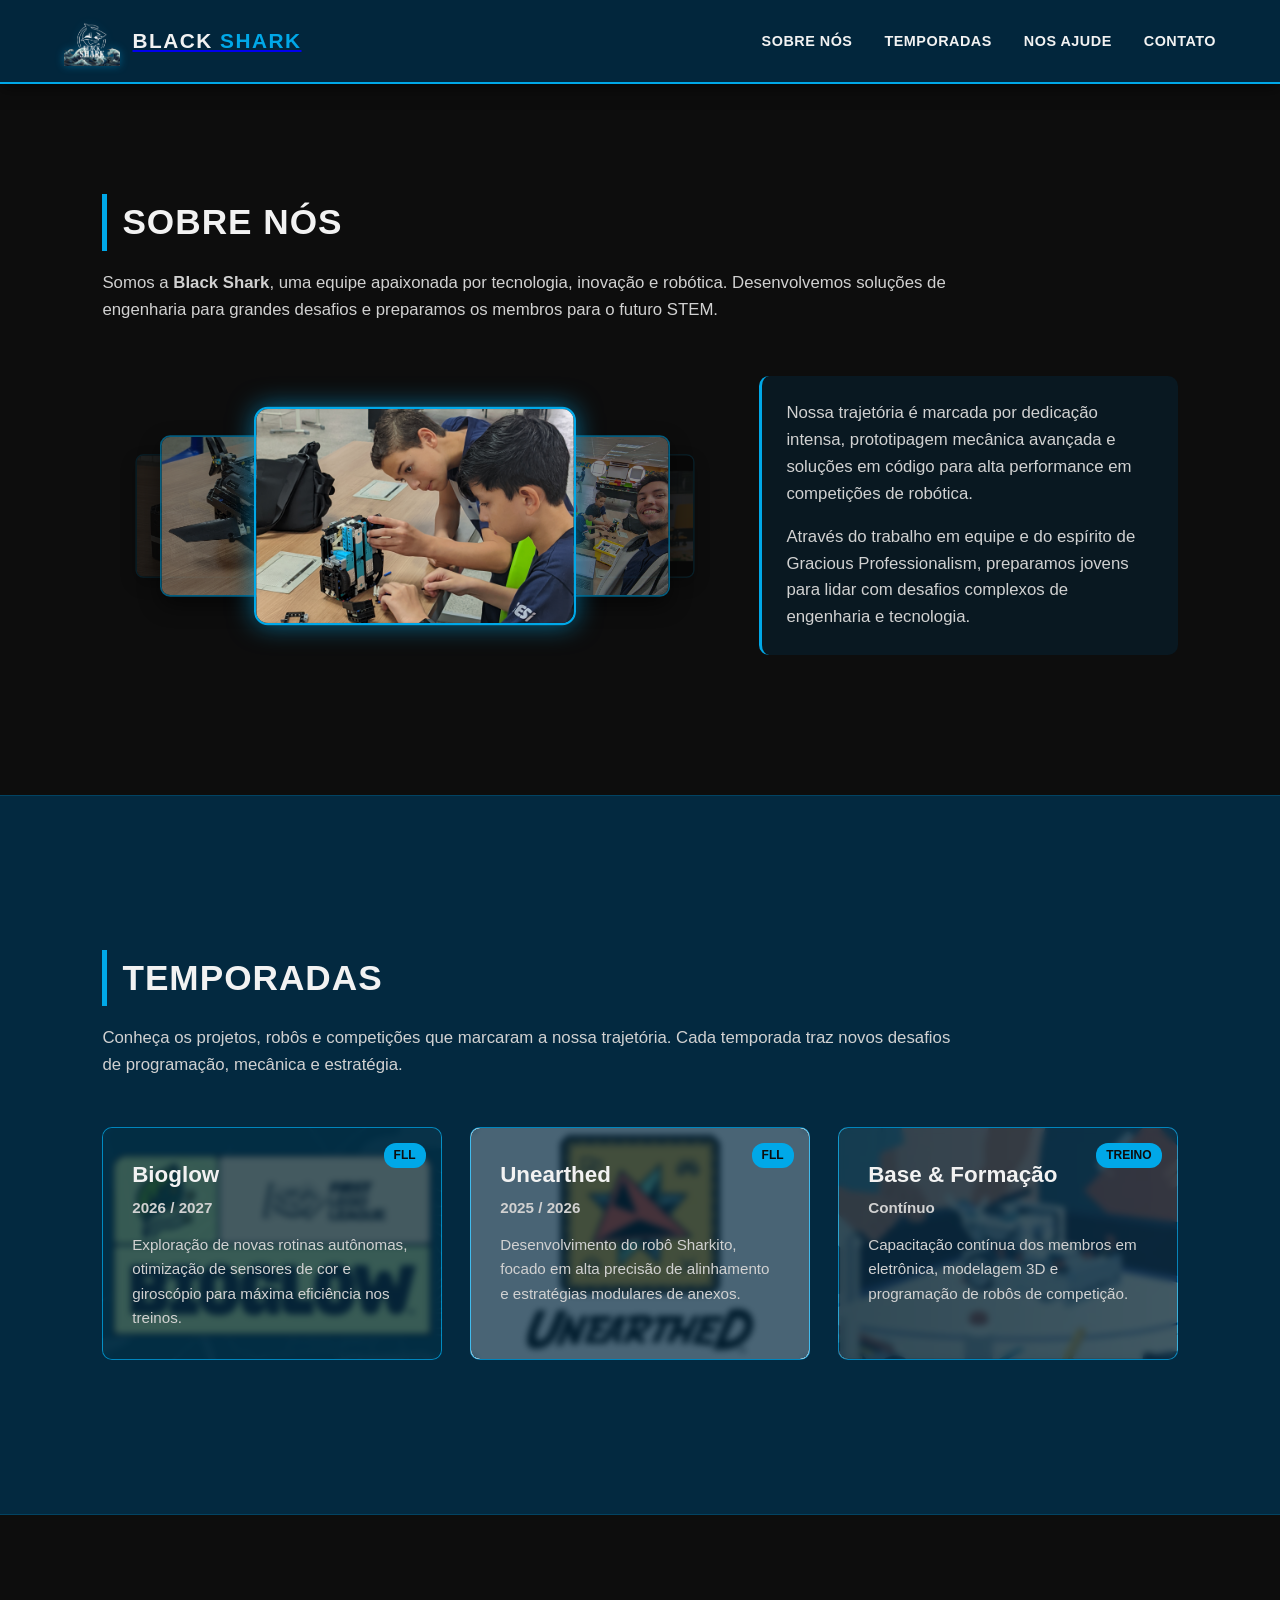
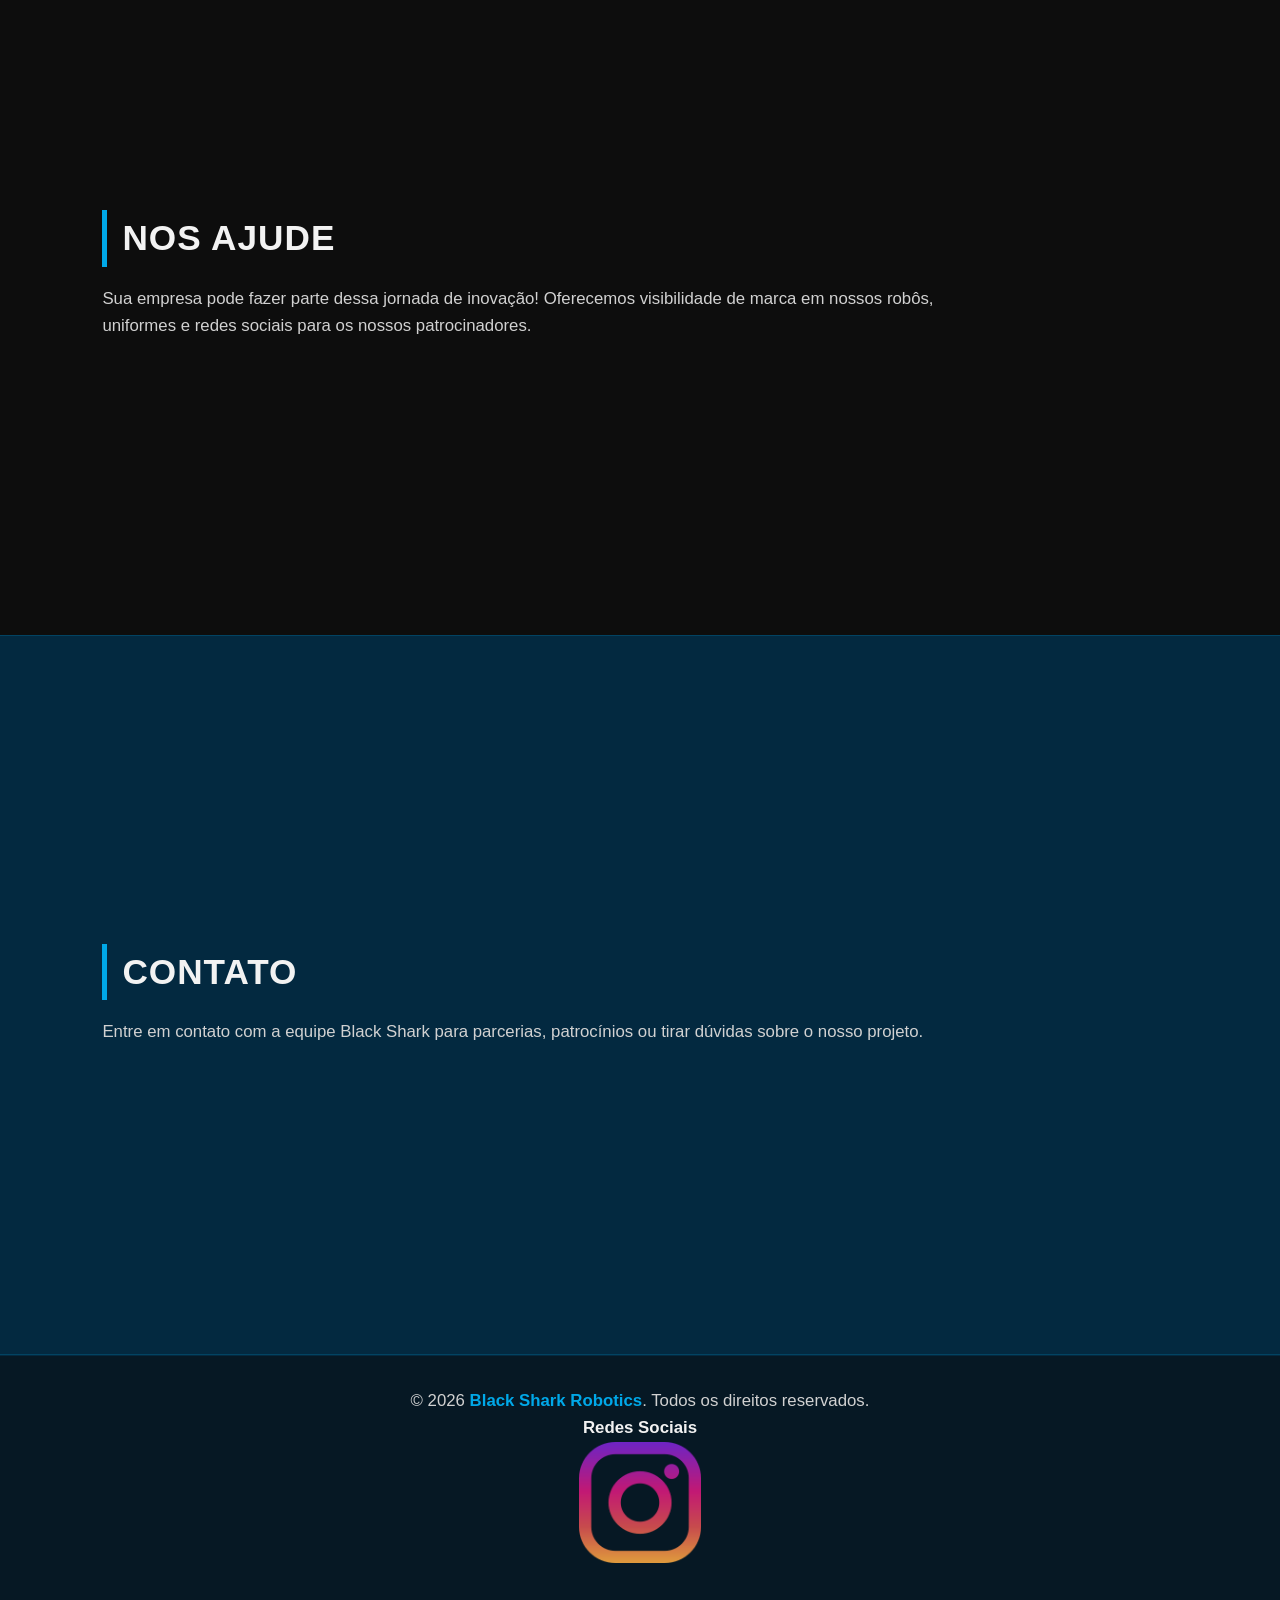
<file: index.html>
<!DOCTYPE html>
<html lang="pt-BR">

<head>
    <meta charset="UTF-8">
    <meta name="viewport" content="width=device-width, initial-scale=1.0">
    <title>Black Shark Robotics</title>
    <link rel="stylesheet" href="assets/CSS/style.css">
</head>

<body>
    <header>
        <a href="#">
            <div class="logo-container">
                <img src="assets/IMG/Logo/logo-removebg-preview.png" alt="Logo Black Shark Robotics" class="logo-img">
                <div class="logo-text">BLACK <span>SHARK</span></div>
            </div>
        </a>
        <nav>
            <ul>
                <li><a class="link" href="#sobre-nos">Sobre nós</a></li>
                <li><a class="link" href="#temporadas">Temporadas</a></li>
                <li><a class="link" href="#nos-ajude">Nos ajude</a></li>
                <li><a class="link" href="#contato">Contato</a></li>
            </ul>
        </nav>
    </header>

    <!-- CORPO DO SITE -->
    <main>
        <!-- SEÇÃO SOBRE NÓS COM CARROSSEL 3D -->
        <section id="sobre-nos">
            <h2>Sobre nós</h2>
            <p class="about-lead">Somos a <strong>Black Shark</strong>, uma equipe apaixonada por tecnologia, inovação e
                robótica.
                Desenvolvemos soluções de engenharia para grandes desafios e preparamos os membros para o futuro STEM.
            </p>

            <!-- Grid flexível para colocar o carrossel e o texto lado a lado no PC -->
            <div class="about-content">
                <div class="carousel-container">
                    <div class="carousel-track">
                        <div class="carousel-card"><img src="assets/IMG/Cards/card1.jpg" alt="Equipe Black Shark 1">
                        </div>
                        <div class="carousel-card"><img src="assets/IMG/Cards/card2.jpg" alt="Equipe Black Shark 2">
                        </div>
                        <div class="carousel-card"><img src="assets/IMG/Cards/cardLancamento.jpg"
                                alt="Equipe Black Shark 3"></div>
                        <div class="carousel-card"><img src="assets/IMG/Cards/cardPesquisa.jpg"
                                alt="Equipe Black Shark 4"></div>
                        <div class="carousel-card"><img src="assets/IMG/Cards/cardRobo.jpg" alt="Equipe Black Shark 5">
                        </div>
                        <div class="carousel-card"><img src="assets/IMG/Cards/cardRoboAnexo.jpg"
                                alt="Equipe Black Shark 6"></div>
                    </div>
                </div>

                <div class="info-text">
                    <p>Nossa trajetória é marcada por dedicação intensa, prototipagem mecânica avançada e soluções em
                        código para alta performance em competições de robótica.</p>
                    <p>Através do trabalho em equipe e do espírito de Gracious Professionalism, preparamos jovens para
                        lidar com desafios complexos de engenharia e tecnologia.</p>
                </div>
            </div>
        </section>

        <!-- SEÇÃO TEMPORADAS COM CARDS ORGANIZADOS -->
        <section id="temporadas">
            <h2>Temporadas</h2>
            <p class="section-desc">Conheça os projetos, robôs e competições que marcaram a nossa trajetória. Cada
                temporada traz novos desafios de programação, mecânica e estratégia.</p>

            <div class="cards-grid">
                <div class="card" id="bioglow">
                    <a href="pageBioglow.html">
                        <div class="card-tag">FLL</div>
                        <h3>Bioglow</h3>
                        <p class="season-year">2026 / 2027</p>
                        <p>Exploração de novas rotinas autônomas, otimização de sensores de cor e giroscópio para máxima
                            eficiência nos treinos.</p>
                    </a>
                </div>

                <div class="card" id="unearthed">
                    <a href="pageUnearthed.html">
                        <div class="card-tag">FLL</div>
                        <h3>Unearthed</h3>
                        <p class="season-year">2025 / 2026</p>
                        <p>Desenvolvimento do robô Sharkito, focado em alta precisão de alinhamento e estratégias
                            modulares de anexos.</p>
                    </a>
                </div>

                <!-- Corrigida a vírgula que existia no HTML anterior -->
                <div class="card" id="treino">
                    <a href="pageTreinos.html">
                        <div class="card-tag">Treino</div>
                        <h3>Base & Formação</h3>
                        <p class="season-year">Contínuo</p>
                        <p>Capacitação contínua dos membros em eletrônica, modelagem 3D e programação de robôs de
                            competição.</p>
                    </a>
                </div>
            </div>
        </section>

        <section id="nos-ajude">
            <h2>Nos ajude</h2>
            <p>Sua empresa pode fazer parte dessa jornada de inovação! Oferecemos visibilidade de marca em nossos robôs,
                uniformes e redes sociais para os nossos patrocinadores.</p>
        </section>

        <section id="contato">
            <h2>Contato</h2>
            <p>Entre em contato com a equipe Black Shark para parcerias, patrocínios ou tirar dúvidas sobre o nosso
                projeto.</p>
        </section>
    </main>

    <!-- RODAPÉ -->
    <footer>
        <p>&copy; 2026 <strong>Black Shark Robotics</strong>. Todos os direitos reservados.</p>
        <h3>Redes Sociais</h3>
        <p><a href="https://www.instagram.com/blackshark_.fll/"><img src="assets/icon/instagram.png" alt=""><a></p>

    </footer>

    <script src="assets/JS/script.js"></script>
</body>

</html>
</file>
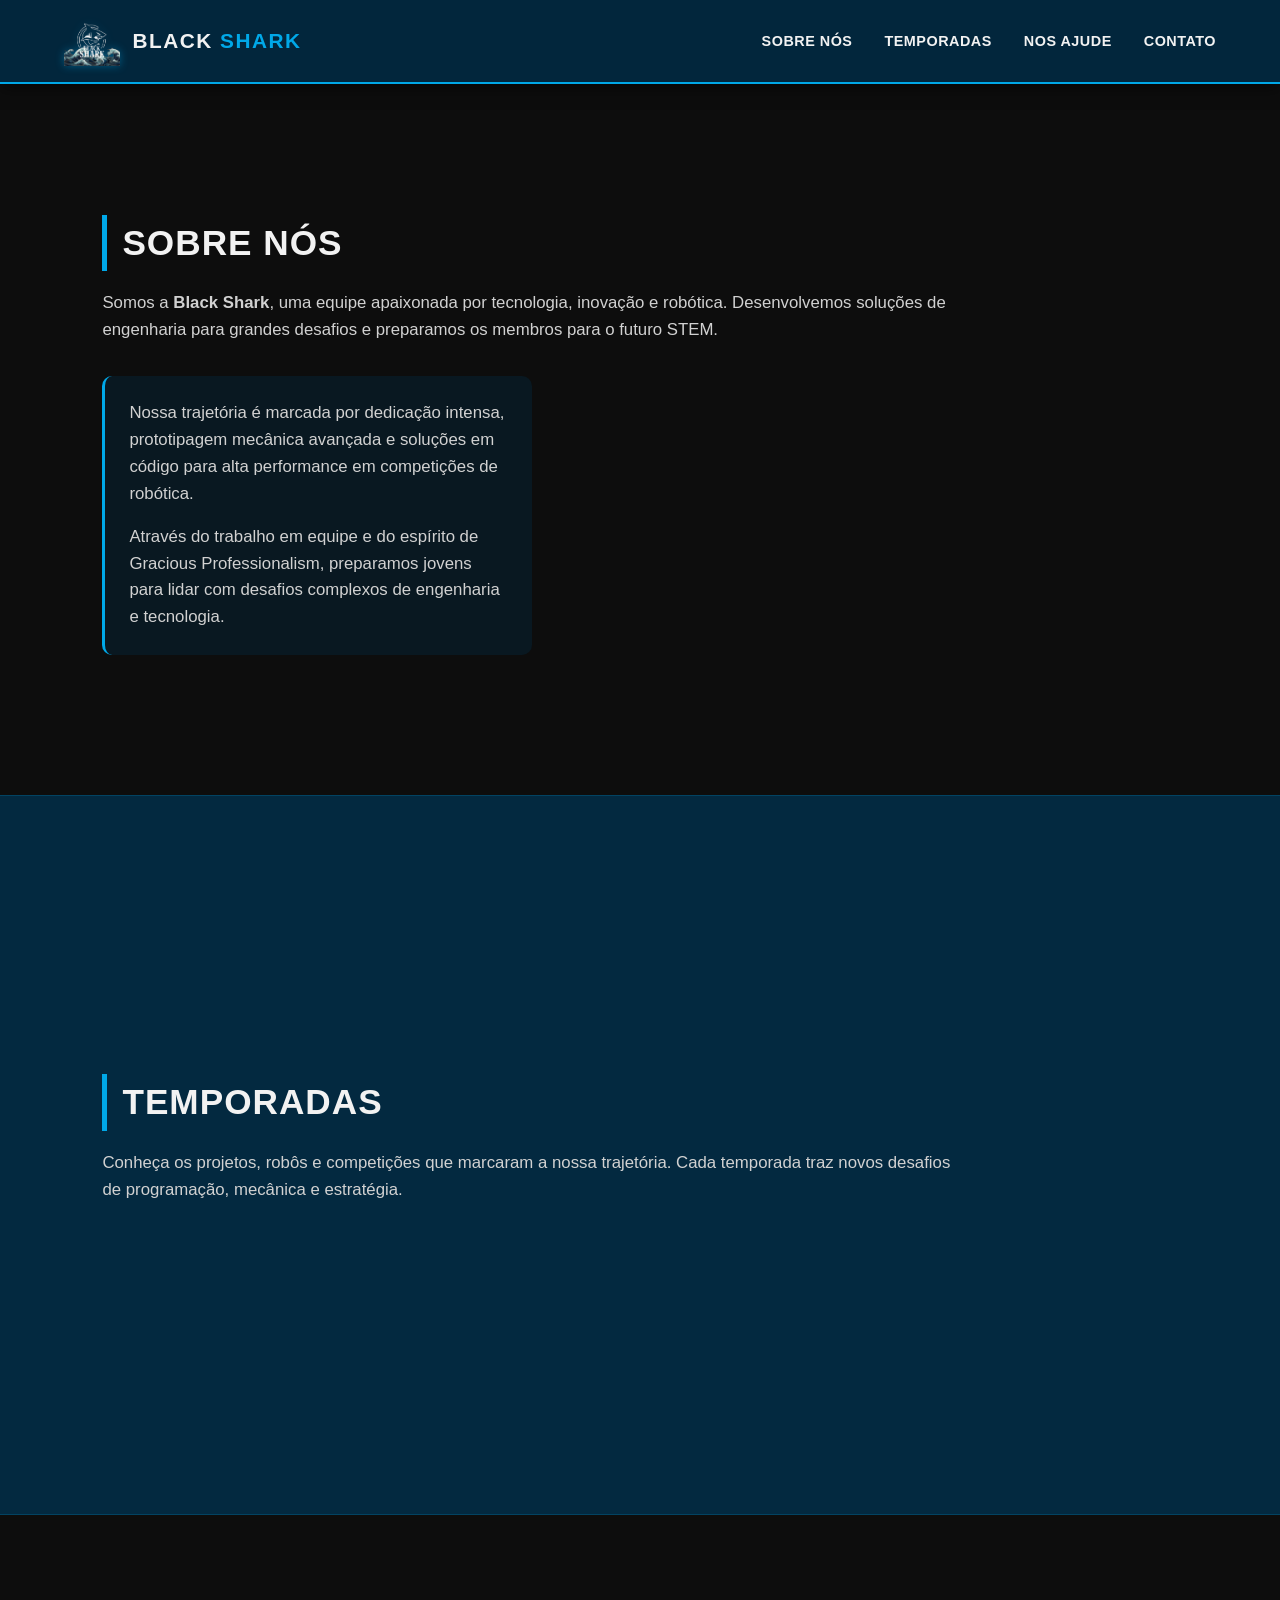
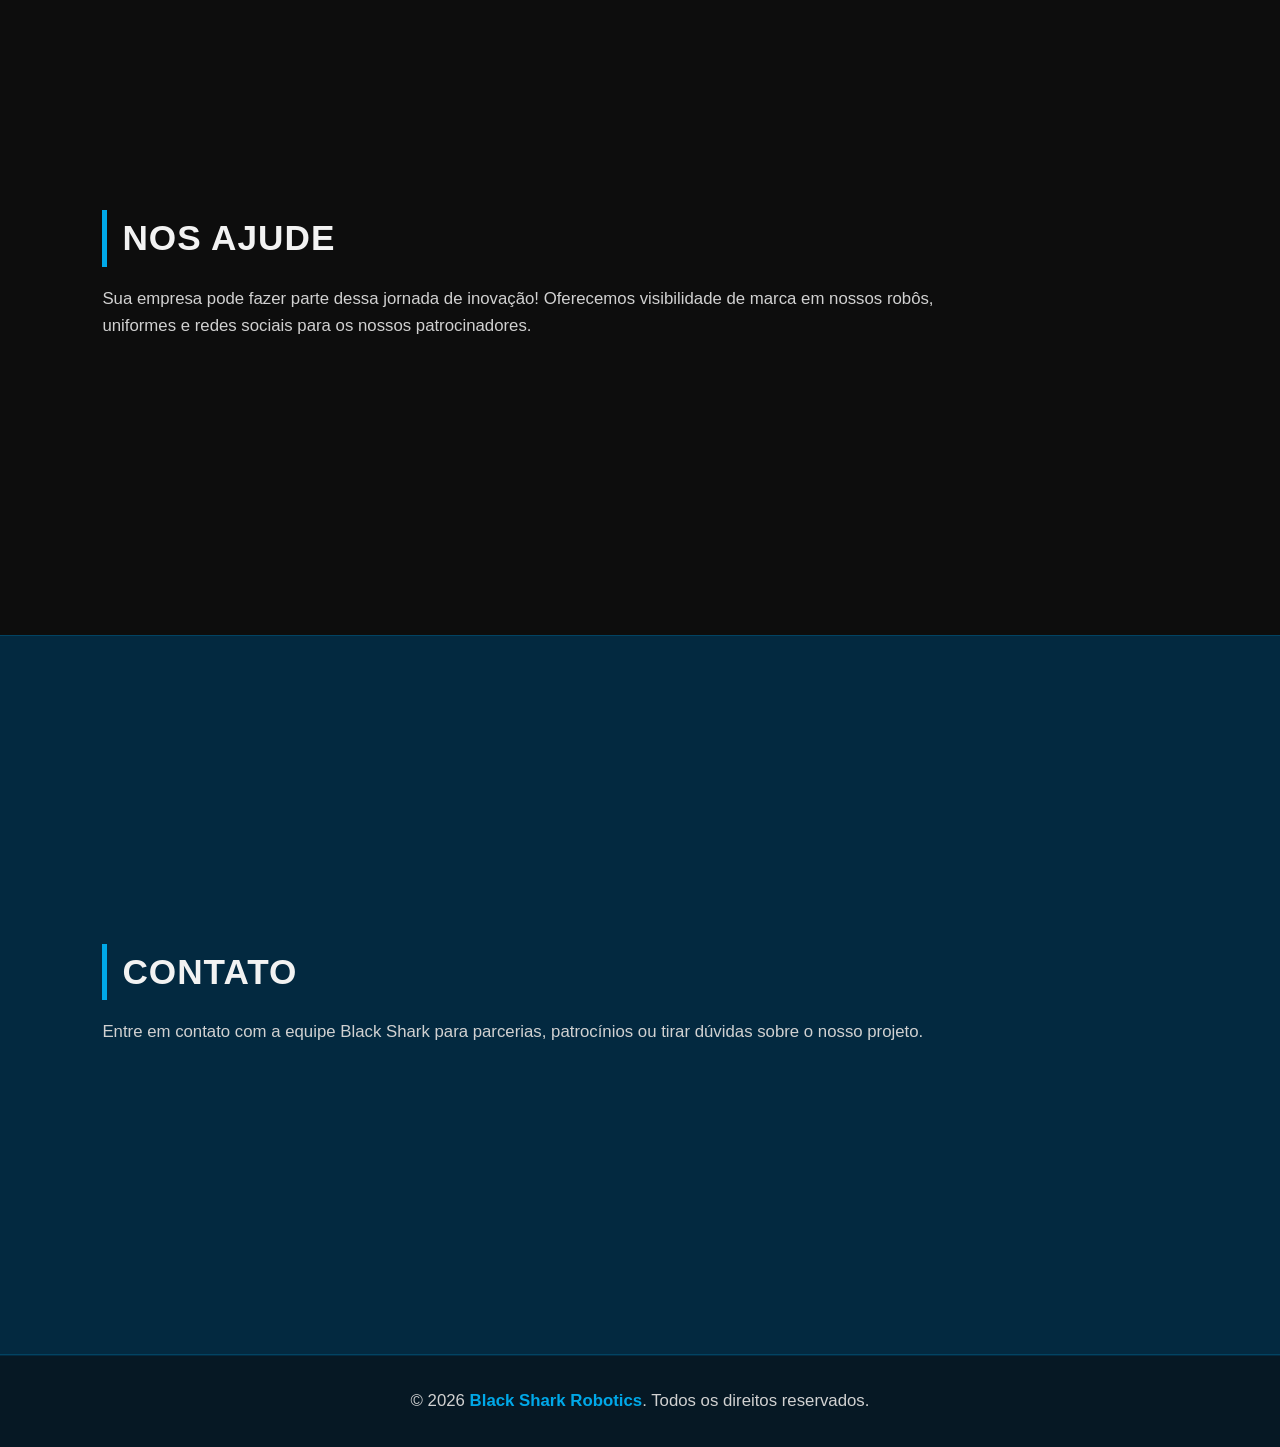
<file: pageBioglow.html>
<!DOCTYPE html>
<html lang="pt-BR">

<head>
    <meta charset="UTF-8">
    <meta name="viewport" content="width=device-width, initial-scale=1.0">
    <title>Bioglow</title>
    <link rel="stylesheet" href="assets/CSS/style.css">
</head>

<body>
    <header>
        <div class="logo-container">
            <img src="assets/IMG/Logo/logo-removebg-preview.png" alt="Logo Black Shark Robotics" class="logo-img">
            <div class="logo-text">BLACK <span>SHARK</span></div>
        </div>

        <nav>
            <ul>
                <li><a class="link" href="#sobre-nos">Sobre nós</a></li>
                <li><a class="link" href="#temporadas">Temporadas</a></li>
                <li><a class="link" href="#nos-ajude">Nos ajude</a></li>
                <li><a class="link" href="#contato">Contato</a></li>
            </ul>
        </nav>
    </header>

    <!-- CORPO DO SITE -->
    <main>
        <!-- SEÇÃO SOBRE NÓS COM CARROSSEL 3D -->
        <section id="sobre-nos">
            <h2>Sobre nós</h2>
            <p class="about-lead">Somos a <strong>Black Shark</strong>, uma equipe apaixonada por tecnologia, inovação e robótica.
                Desenvolvemos soluções de engenharia para grandes desafios e preparamos os membros para o futuro STEM.
            </p>

                <div class="info-text">
                    <p>Nossa trajetória é marcada por dedicação intensa, prototipagem mecânica avançada e soluções em código para alta performance em competições de robótica.</p>
                    <p>Através do trabalho em equipe e do espírito de Gracious Professionalism, preparamos jovens para lidar com desafios complexos de engenharia e tecnologia.</p>
                </div>
            </div>
        </section>

        <!-- SEÇÃO TEMPORADAS COM CARDS ORGANIZADOS -->
        <section id="temporadas">
            <h2>Temporadas</h2>
            <p class="section-desc">Conheça os projetos, robôs e competições que marcaram a nossa trajetória. Cada
                temporada traz novos desafios de programação, mecânica e estratégia.</p>
        </section>

        <section id="nos-ajude">
            <h2>Nos ajude</h2>
            <p>Sua empresa pode fazer parte dessa jornada de inovação! Oferecemos visibilidade de marca em nossos robôs,
                uniformes e redes sociais para os nossos patrocinadores.</p>
        </section>

        <section id="contato">
            <h2>Contato</h2>
            <p>Entre em contato com a equipe Black Shark para parcerias, patrocínios ou tirar dúvidas sobre o nosso projeto.</p>
        </section>
    </main>

    <!-- RODAPÉ -->
    <footer>
        <p>&copy; 2026 <strong>Black Shark Robotics</strong>. Todos os direitos reservados.</p>
    </footer>

    <script src="assets/JS/script.js"></script>
</body>

</html>
</file>
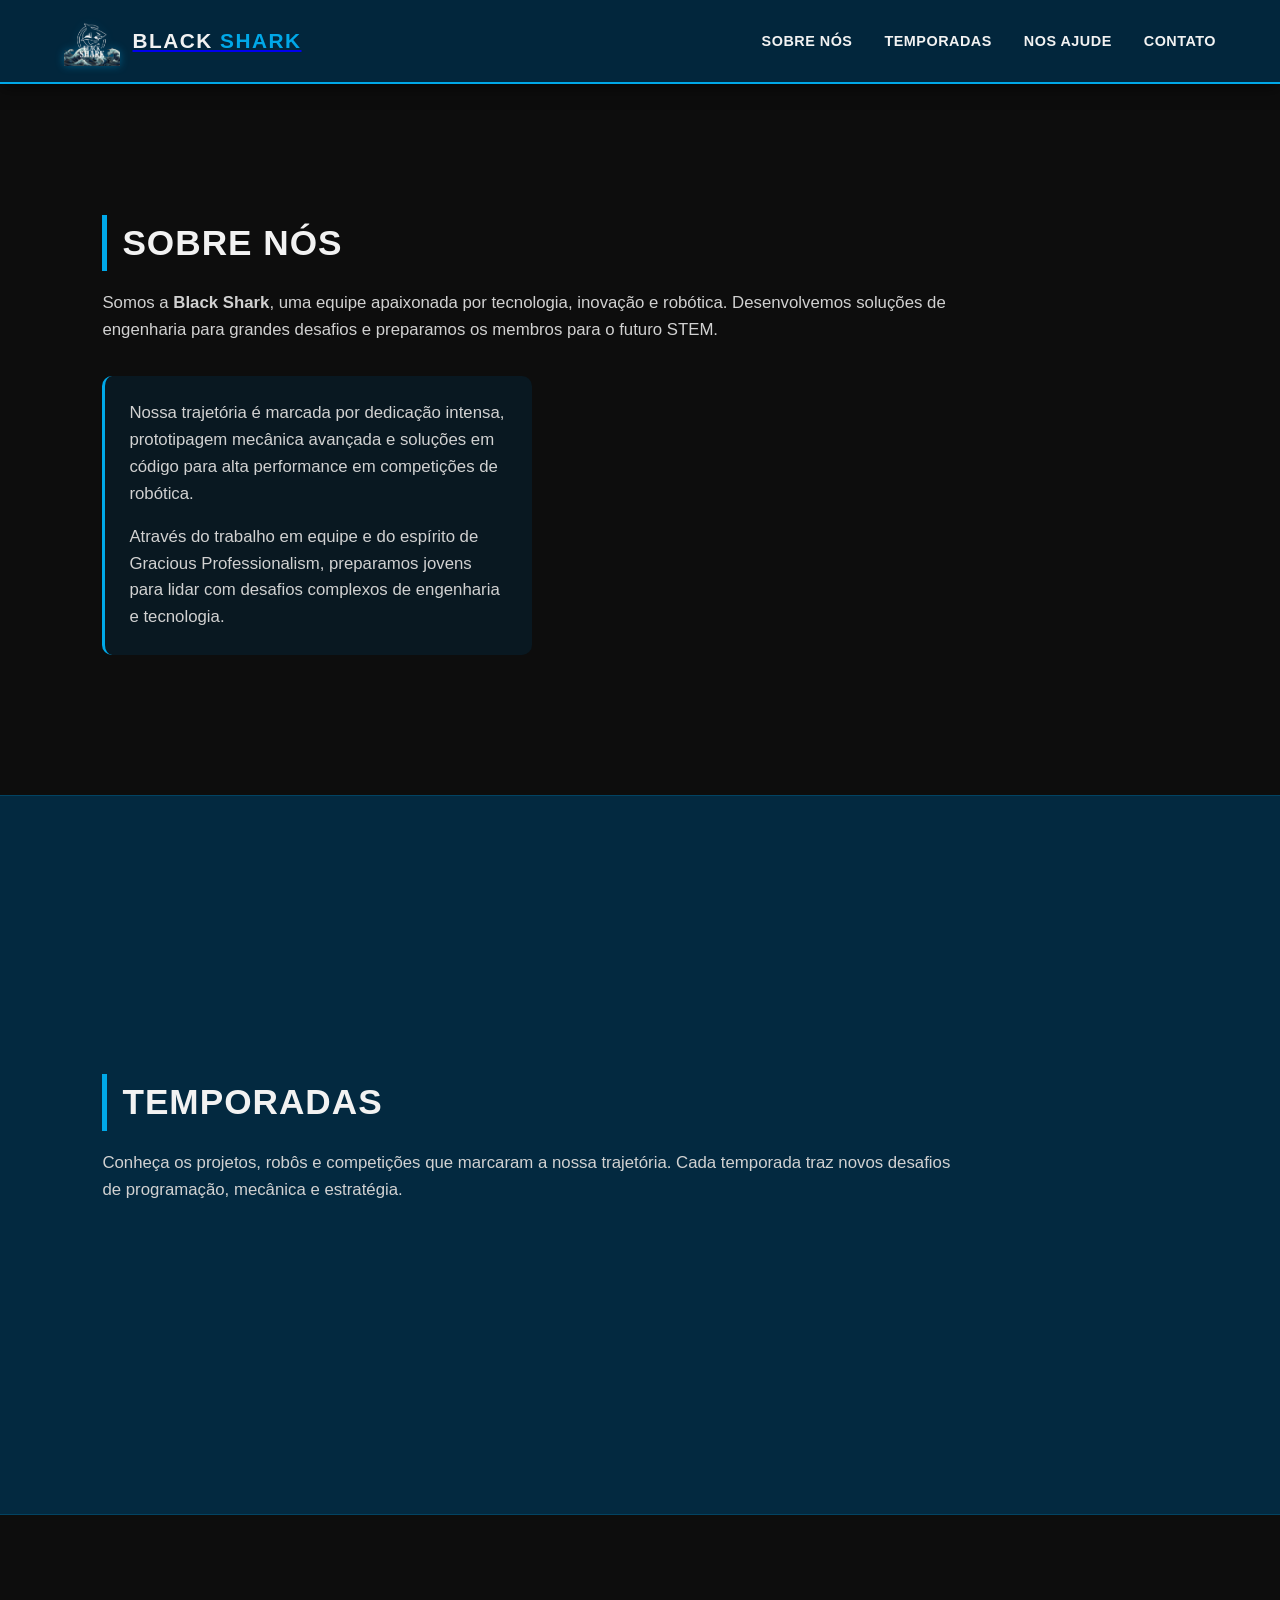
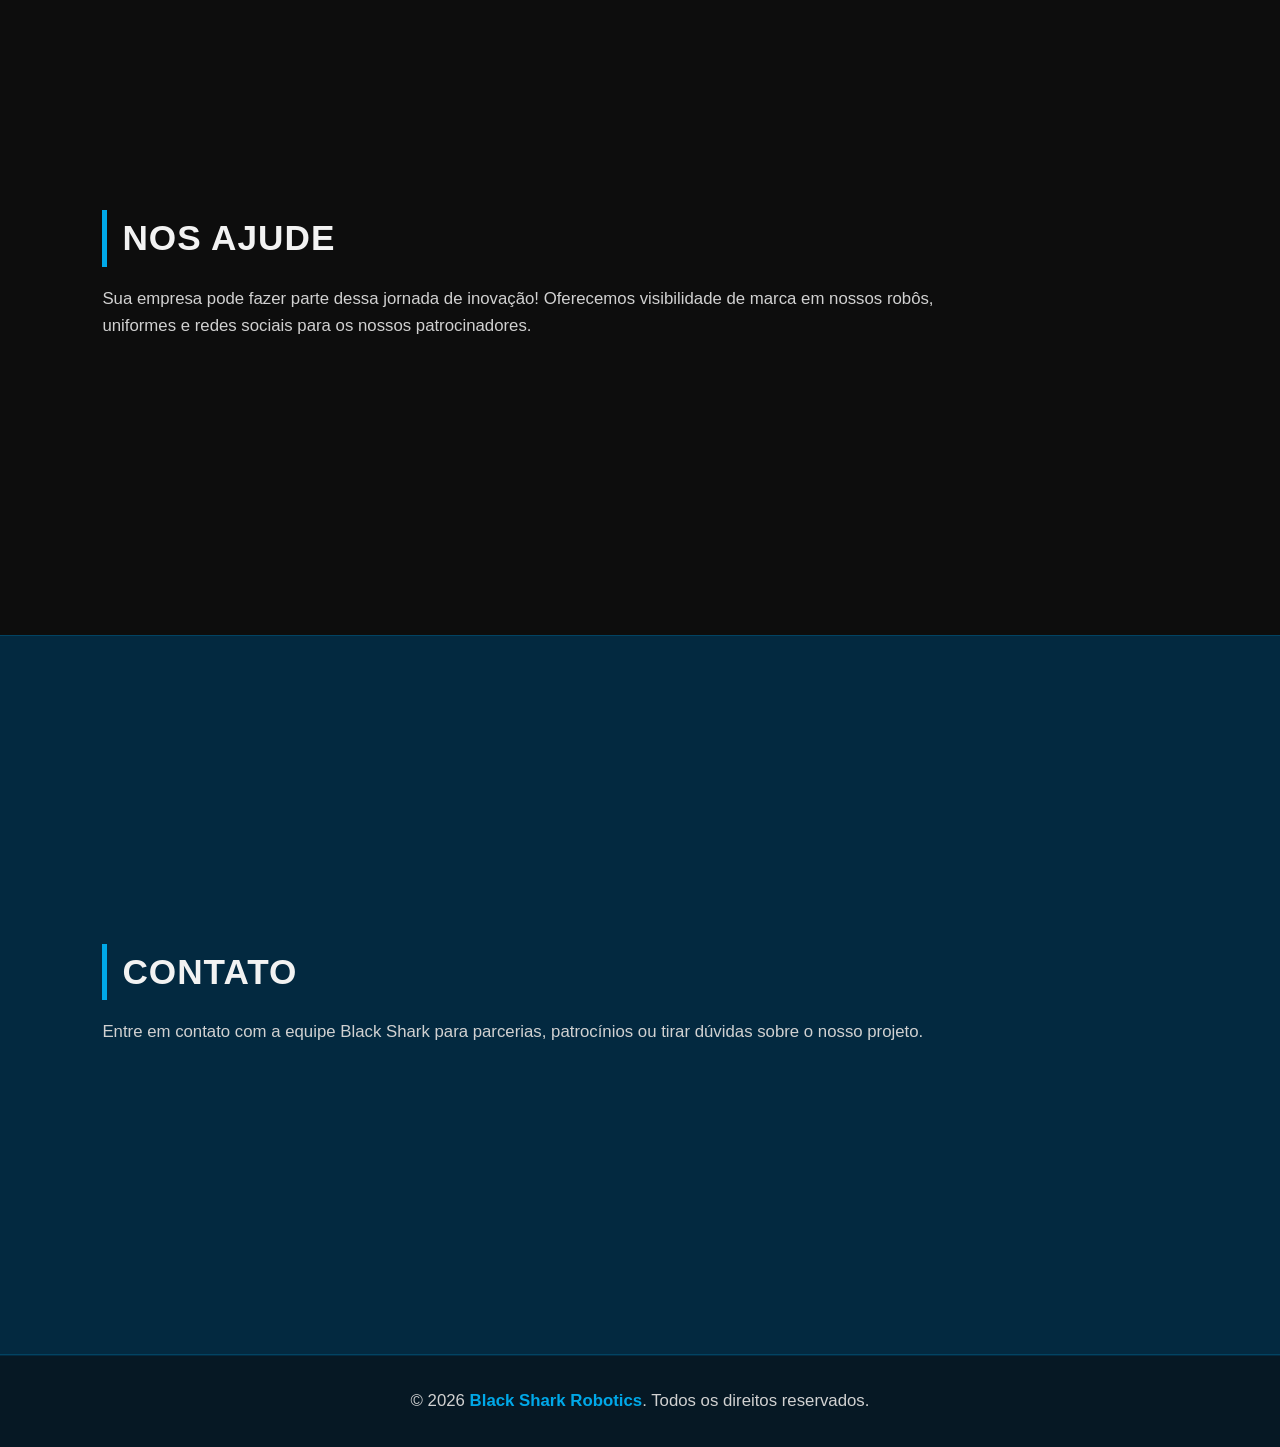
<file: pageTreinos.html>
<!DOCTYPE html>
<html lang="pt-BR">

<head>
    <meta charset="UTF-8">
    <meta name="viewport" content="width=device-width, initial-scale=1.0">
    <title>Treino</title>
    <link rel="stylesheet" href="assets/CSS/style.css">
</head>

<body>
    <header>
        <a href="index.html">
            <div class="logo-container">
                <img src="assets/IMG/Logo/logo-removebg-preview.png" alt="Logo Black Shark Robotics" class="logo-img">
                <div class="logo-text">BLACK <span>SHARK</span></div>
            </div>
        </a>

        <nav>
            <ul>
                <li><a class="link" href="#sobre-nos">Sobre nós</a></li>
                <li><a class="link" href="#temporadas">Temporadas</a></li>
                <li><a class="link" href="#nos-ajude">Nos ajude</a></li>
                <li><a class="link" href="#contato">Contato</a></li>
            </ul>
        </nav>
    </header>

    <!-- CORPO DO SITE -->
    <main>
        <!-- SEÇÃO SOBRE NÓS COM CARROSSEL 3D -->
        <section id="sobre-nos">
            <h2>Sobre nós</h2>
            <p class="about-lead">Somos a <strong>Black Shark</strong>, uma equipe apaixonada por tecnologia, inovação e robótica.
                Desenvolvemos soluções de engenharia para grandes desafios e preparamos os membros para o futuro STEM.
            </p>

                <div class="info-text">
                    <p>Nossa trajetória é marcada por dedicação intensa, prototipagem mecânica avançada e soluções em código para alta performance em competições de robótica.</p>
                    <p>Através do trabalho em equipe e do espírito de Gracious Professionalism, preparamos jovens para lidar com desafios complexos de engenharia e tecnologia.</p>
                </div>
            </div>
        </section>

        <!-- SEÇÃO TEMPORADAS COM CARDS ORGANIZADOS -->
        <section id="temporadas">
            <h2>Temporadas</h2>
            <p class="section-desc">Conheça os projetos, robôs e competições que marcaram a nossa trajetória. Cada
                temporada traz novos desafios de programação, mecânica e estratégia.</p>
        </section>

        <section id="nos-ajude">
            <h2>Nos ajude</h2>
            <p>Sua empresa pode fazer parte dessa jornada de inovação! Oferecemos visibilidade de marca em nossos robôs,
                uniformes e redes sociais para os nossos patrocinadores.</p>
        </section>

        <section id="contato">
            <h2>Contato</h2>
            <p>Entre em contato com a equipe Black Shark para parcerias, patrocínios ou tirar dúvidas sobre o nosso projeto.</p>
        </section>
    </main>

    <!-- RODAPÉ -->
    <footer>
        <p>&copy; 2026 <strong>Black Shark Robotics</strong>. Todos os direitos reservados.</p>
    </footer>

    <script src="assets/JS/script.js"></script>
</body>

</html>
</file>
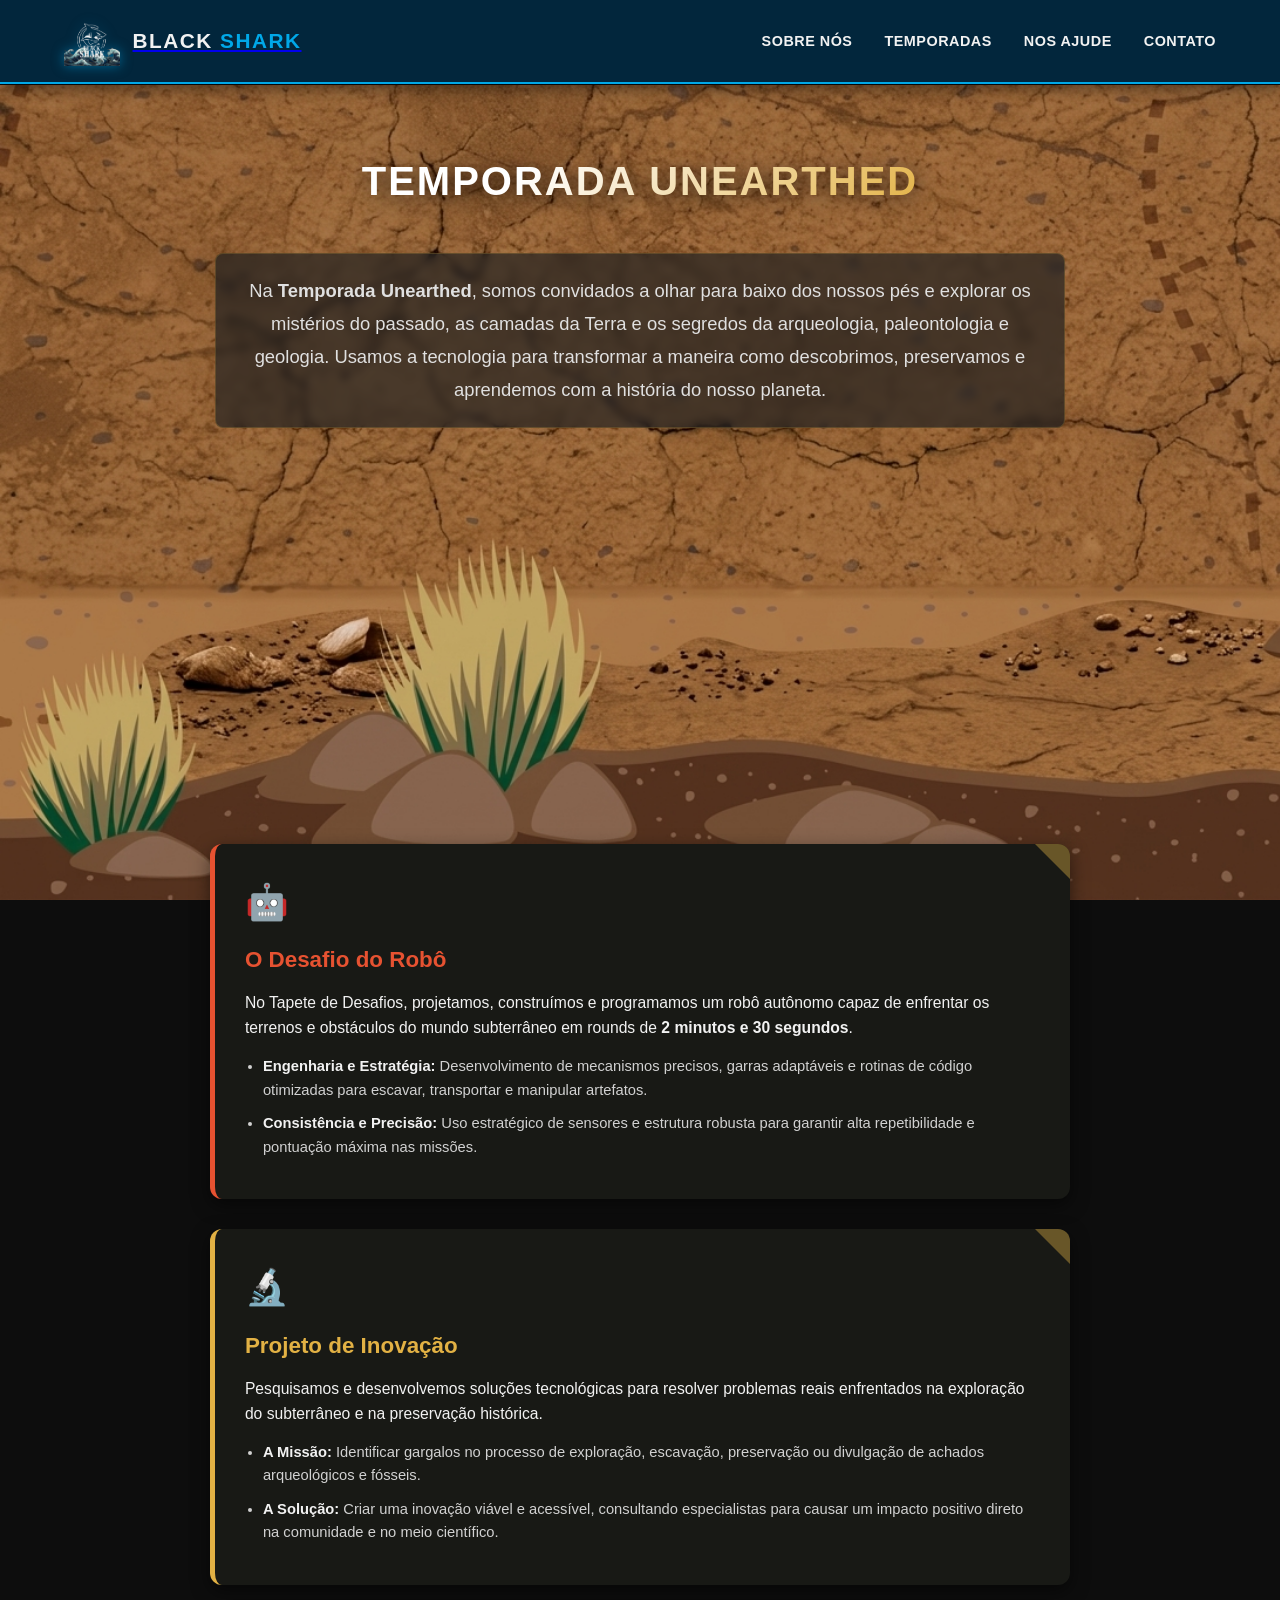
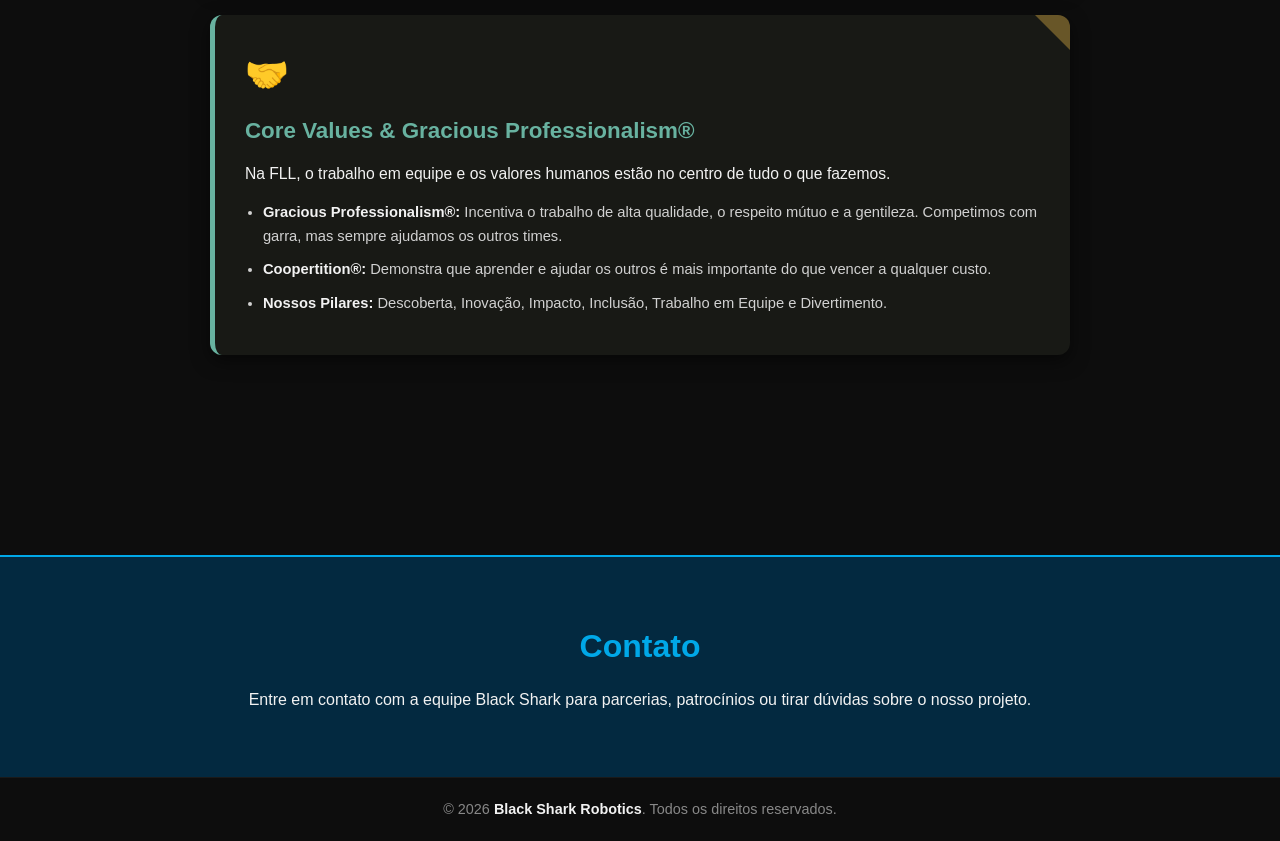
<file: pageUnearthed.html>
<!DOCTYPE html>
<html lang="pt-BR">

<head>
    <meta charset="UTF-8">
    <meta name="viewport" content="width=device-width, initial-scale=1.0">
    <title>Unearthed - Black Shark Robotics</title>
    <link rel="stylesheet" href="assets/CSS/styleUnearthed.css">
</head>

<body>
    <header>
        <a href="index.html">
            <div class="logo-container">
                <img src="assets/IMG/Logo/logo-removebg-preview.png" alt="Logo Black Shark Robotics" class="logo-img">
                <div class="logo-text">BLACK <span>SHARK</span></div>
            </div>
        </a>

        <nav>
            <ul>
                <li><a class="link" href="#sobre-nos">Sobre nós</a></li>
                <li><a class="link" href="#temporadas">Temporadas</a></li>
                <li><a class="link" href="#nos-ajude">Nos ajude</a></li>
                <li><a class="link" href="#contato">Contato</a></li>
            </ul>
        </nav>
    </header>

    <!-- CORPO DO SITE -->
    <main>
        <!-- SEÇÃO TEMPORADA UNEARTHED -->
        <section id="apresentacao_temp">
            <div class="temp-header">
                <h2>Temporada Unearthed</h2>
                <p class="temp-intro">
                    Na <strong>Temporada Unearthed</strong>, somos convidados a olhar para baixo dos nossos pés e explorar os mistérios do passado, as camadas da Terra e os segredos da arqueologia, paleontologia e geologia. Usamos a tecnologia para transformar a maneira como descobrimos, preservamos e aprendemos com a história do nosso planeta.
                </p>
            </div>

            <!-- VÍDEO OFICIAL DA TEMPORADA -->
            <div class="video-container">
                <iframe width="560" height="315" src="https://www.youtube.com/embed/exWkcUBS0j8?si=t5JjFKrgU0W5IqDU"
                    title="YouTube video player" frameborder="0"
                    allow="accelerometer; autoplay; clipboard-write; encrypted-media; gyroscope; picture-in-picture; web-share"
                    referrerpolicy="strict-origin-when-cross-origin" allowfullscreen></iframe>
            </div>

            <!-- CARDS DE CONTEÚDO DA TEMPORADA -->
            <div class="unearthed-cards">
                <!-- DESAFIO DO ROBÔ -->
                <article class="card-item">
                    <div class="card-icon">🤖</div>
                    <h3>O Desafio do Robô</h3>
                    <p>
                        No Tapete de Desafios, projetamos, construímos e programamos um robô autônomo capaz de enfrentar os terrenos e obstáculos do mundo subterrâneo em rounds de <strong>2 minutos e 30 segundos</strong>.
                    </p>
                    <ul>
                        <li><strong>Engenharia e Estratégia:</strong> Desenvolvimento de mecanismos precisos, garras adaptáveis e rotinas de código otimizadas para escavar, transportar e manipular artefatos.</li>
                        <li><strong>Consistência e Precisão:</strong> Uso estratégico de sensores e estrutura robusta para garantir alta repetibilidade e pontuação máxima nas missões.</li>
                    </ul>
                </article>

                <!-- PROJETO DE INOVAÇÃO -->
                <article class="card-item">
                    <div class="card-icon">🔬</div>
                    <h3>Projeto de Inovação</h3>
                    <p>
                        Pesquisamos e desenvolvemos soluções tecnológicas para resolver problemas reais enfrentados na exploração do subterrâneo e na preservação histórica.
                    </p>
                    <ul>
                        <li><strong>A Missão:</strong> Identificar gargalos no processo de exploração, escavação, preservação ou divulgação de achados arqueológicos e fósseis.</li>
                        <li><strong>A Solução:</strong> Criar uma inovação viável e acessível, consultando especialistas para causar um impacto positivo direto na comunidade e no meio científico.</li>
                    </ul>
                </article>

                <!-- CORE VALUES & GRACIOUS PROFESSIONALISM -->
                <article class="card-item">
                    <div class="card-icon">🤝</div>
                    <h3>Core Values & Gracious Professionalism®</h3>
                    <p>
                        Na FLL, o trabalho em equipe e os valores humanos estão no centro de tudo o que fazemos.
                    </p>
                    <ul>
                        <li><strong>Gracious Professionalism®:</strong> Incentiva o trabalho de alta qualidade, o respeito mútuo e a gentileza. Competimos com garra, mas sempre ajudamos os outros times.</li>
                        <li><strong>Coopertition®:</strong> Demonstra que aprender e ajudar os outros é mais importante do que vencer a qualquer custo.</li>
                        <li><strong>Nossos Pilares:</strong> Descoberta, Inovação, Impacto, Inclusão, Trabalho em Equipe e Divertimento.</li>
                    </ul>
                </article>
            </div>
        </section>

        <!-- SEÇÃO CONTATO -->
        <section id="contato">
            <h2>Contato</h2>
            <p>Entre em contato com a equipe Black Shark para parcerias, patrocínios ou tirar dúvidas sobre o nosso projeto.</p>
        </section>
    </main>

    <!-- RODAPÉ -->
    <footer>
        <p>&copy; 2026 <strong>Black Shark Robotics</strong>. Todos os direitos reservados.</p>
    </footer>
</body>

</html>
</file>
<file: assets/CSS/style.css>
/* Paleta de Cores Black Shark:
    #0D0D0D (Fundo Principal - Preto)
    #032940 (Azul Marinho / Headers e Cards)
    #00A8E8 (Azul Oceano / Destaques e Links)
    #F2F2F2 (Texto Principal)
*/

* {
    margin: 0;
    padding: 0;
    box-sizing: border-box;
    font-family: 'Segoe UI', Tahoma, Geneva, Verdana, sans-serif;
}

html {
    scroll-behavior: smooth;
}

:root{
    --preto:  #0D0D0D; /*(Fundo Principal - Preto)*/
    --azul-marinho:  #032940;  /*(Azul Marinho / Headers e Cards)*/
    --Azul-oceano: #00A8E8 ; /*(Azul Oceano / Destaques e Links)*/
    --texto-principal: #F2F2F2; /*Branco*/

}

body {
    background-color: var(--preto);
    color: var(--texto-principal);
    line-height: 1.6;
    overflow-x: hidden; /* Evita rolagem horizontal indesejada */
}

/* Cabeçalho e Navegação */
header {
    background-color: rgba(3, 41, 64, 0.95);
    -webkit-backdrop-filter: blur(8px);
    backdrop-filter: blur(8px);
    color: #F2F2F2;
    padding: 1rem 5%;
    display: flex;
    justify-content: space-between;
    align-items: center;
    position: fixed;
    width: 100%;
    top: 0;
    z-index: 1000;
    border-bottom: 2px solid var(--Azul-oceano);
    box-shadow: 0 4px 15px rgba(0, 0, 0, 0.5);
}

.logo-container {
    display: flex;
    align-items: center;
    gap: 12px;
}

.logo-img {
    height: 50px;
    width: auto;
    object-fit: contain;
    filter: drop-shadow(0px 0px 4px rgba(0, 168, 232, 0.4));
}

.logo-text {
    font-size: 1.3rem;
    font-weight: 800;
    letter-spacing: 1.5px;
    color: #F2F2F2;
    text-transform: uppercase;
}

.logo-text span {
    color: var(--Azul-oceano);
}

nav ul {
    list-style: none;
    display: flex;
    gap: 2rem;
}

.link {
    color: #F2F2F2;
    text-decoration: none;
    font-weight: 600;
    text-transform: uppercase;
    font-size: 0.9rem;
    letter-spacing: 0.5px;
    transition: all 0.3s ease;
    padding: 5px 0;
    position: relative;
}

.link::after {
    content: '';
    position: absolute;
    width: 0;
    height: 2px;
    bottom: 0;
    left: 0;
    background-color: var(--Azul-oceano);
    transition: width 0.3s ease;
}

.link:hover {
    color: var(--Azul-oceano);
}

.link:hover::after {
    width: 100%;
}

/* Corpo / Seções */
main {
    margin-top: 75px;
}
 
section {
    min-height: 80vh;
    padding: 5rem 8%;
    display: flex;
    flex-direction: column;
    justify-content: center;
}

/* ==========================================
   SEÇÃO SOBRE NÓS & CARROSSEL 3D
   ========================================== */
.about-lead {
    margin-bottom: 2rem;
}

.about-content {
    display: flex;
    flex-direction: row;
    align-items: center;
    justify-content: space-between;
    gap: 2rem;
    width: 100%;
}

.carousel-container {
    width: 60%;
    height: 320px;
    position: relative;
    display: flex;
    align-items: center;
    justify-content: center;
    perspective: 1000px;
}

.carousel-track {
    position: relative;
    width: 100%;
    height: 100%;
    display: flex;
    justify-content: center;
    align-items: center;
}

.carousel-card {
    position: absolute;
    width: 280px;
    height: 190px;
    border-radius: 12px;
    overflow: hidden;
    border: 2px solid var(--Azul-oceano);
    box-shadow: 0 10px 25px rgba(0, 0, 0, 0.7);
    transition: all 0.6s cubic-bezier(0.25, 1, 0.5, 1);
    opacity: 0;
    transform: scale(0.5) translateX(0);
    z-index: 1;
    pointer-events: none;
}

.carousel-card img {
    width: 100%;
    height: 100%;
    object-fit: cover;
}

/* Camadas de Posição do Carrossel */
.carousel-card.active {
    opacity: 1;
    transform: scale(1.15) translateX(0);
    z-index: 10;
    border-color: var(--Azul-oceano);
    box-shadow: 0 0 22px rgba(0, 168, 232, 0.6);
}

.carousel-card.next {
    opacity: 0.75;
    transform: scale(0.85) translateX(160px);
    z-index: 5;
    filter: brightness(0.7);
}

.carousel-card.prev {
    opacity: 0.75;
    transform: scale(0.85) translateX(-160px);
    z-index: 5;
    filter: brightness(0.7);
}

.carousel-card.far-next {
    opacity: 0.35;
    transform: scale(0.65) translateX(290px);
    z-index: 2;
    filter: brightness(0.4);
}

.carousel-card.far-prev {
    opacity: 0.35;
    transform: scale(0.65) translateX(-290px);
    z-index: 2;
    filter: brightness(0.4);
}

.info-text {
    width: 40%;
    display: flex;
    flex-direction: column;
    gap: 1rem;
    background-color: rgba(3, 41, 64, 0.4);
    padding: 1.5rem;
    border-radius: 10px;
    border-left: 3px solid var(--Azul-oceano);
}

/* ==========================================
   CARDS DAS TEMPORADAS (VIDRO FOSCO)
   ========================================== */

#unearthed {
    background-image: url(../IMG/Temporadas/UNEARTHED\ Logo.webp);
    background-position: center;
    background-size: cover;
    background-repeat: no-repeat;
}

#bioglow {
    background-image: url(../IMG/Temporadas/fll-bioglow-card.webp);
    background-position: center;
    background-size: cover;
    background-repeat: no-repeat;
}

#treino {
    background-image: url(../IMG/Temporadas/banner-robotiquer.webp);
    background-position: center;
    background-size: cover;
    background-repeat: no-repeat;
}

#unearthed::before, 
#bioglow::before, 
#treino::before {
    content: '';
    position: absolute;
    top: 0;
    left: 0;
    width: 100%;
    height: 100%;
    background-color: rgba(3, 41, 64, 0.72);
    -webkit-backdrop-filter: blur(5px);
    backdrop-filter: blur(3px);
    z-index: 1;
}

.section-desc {
    margin-bottom: 2rem;
}

.cards-grid {
    display: grid;
    grid-template-columns: repeat(auto-fit, minmax(280px, 1fr));
    gap: 1.8rem;
    width: 100%;
    margin-top: 1rem;
}

.card {
    border: 0.1px solid rgba(0, 166, 232, 0.747);
    border-radius: 10px;
    position: relative;
    transition: transform 0.3s ease, border-color 0.3s ease, box-shadow 0.3s ease;
    display: flex;
    flex-direction: column;
    overflow: hidden;
    min-height: 220px;
}

.card a {
    text-decoration: none;
    position: relative;
    z-index: 2;
    height: 100%;
    padding: 1.8rem;
    display: flex;
    flex-direction: column;
}

.card:hover {
    transform: translateY(-8px);
    border-color: var(--Azul-oceano);
    box-shadow: 0 8px 20px rgba(0, 168, 232, 0.3);
}

/* Tag FLL arrumada para ficar no canto dentro do Card */
.card-tag {
    position: absolute;
    top: 15px;
    right: 15px;
    background-color: var(--Azul-oceano);
    color: var(--preto);
    font-size: 0.75rem;
    font-weight: 800;
    padding: 3px 10px;
    border-radius: 12px;
    text-transform: uppercase;
    z-index: 3;
}

.card h3 {
    font-size: 1.4rem;
    color: var(--texto-principal);
    margin-bottom: 0.2rem;
}

.season-year {
    color: var(--Azul-oceano);
    font-size: 0.9rem;
    font-weight: 700;
    margin-bottom: 0.8rem;
}

.card p {
    font-size: 0.95rem;
    color: #d1d1d1;
}

/* Alternância de cores das seções */
section:nth-child(odd) {
    background-color: var(--preto);
}

section:nth-child(even) {
    background-color: var(--azul-marinho);
    border-top: 1px solid rgba(0, 168, 232, 0.2);
    border-bottom: 1px solid rgba(0, 168, 232, 0.2);
}

h2 {
    font-size: 2.2rem;
    margin-bottom: 1.2rem;
    color: #F2F2F2;
    text-transform: uppercase;
    letter-spacing: 1px;
    border-left: 5px solid var(--Azul-oceano);
    padding-left: 15px;
}

p {
    font-size: 1.05rem;
    max-width: 850px;
    color: #d1d1d1;
}

/* Rodapé */
footer {
    background-color: #061824;
    color: #F2F2F2;
    text-align: center;
    justify-content: center;
    align-items: center;
    padding: 2rem;
    border-top: 1px solid var(--azul-marinho);
    font-size: 0.9rem;
}

footer>p{
    max-width: 100%;
}

footer img{
    width: 10%;
    height: auto;
}

footer strong {
    color: var(--Azul-oceano);
}

/* ==========================================
   RESPONSIVIDADE (Telas Menores / Celulares)
   ========================================== */
@media (max-width: 900px) {
    header {
        padding: 0.8rem 4%;
    }

    nav ul {
        gap: 1rem;
    }

    .link {
        font-size: 0.8rem;
    }

    .about-content {
        flex-direction: column;
    }

    .carousel-container {
        width: 100%;
        height: 260px;
    }

    .info-text {
        width: 100%;
    }

    .carousel-card {
        width: 210px;
        height: 140px;
    }

    .carousel-card.next {
        transform: scale(0.8) translateX(100px);
    }

    .carousel-card.prev {
        transform: scale(0.8) translateX(-100px);
    }

    .carousel-card.far-next,
    .carousel-card.far-prev {
        opacity: 0; /* Oculta a 2ª camada lateral no celular para não cortar na tela */
    }
}

@media (max-width: 600px) {
    header {
        flex-direction: column;
        gap: 10px;
        position: relative; /* Evita cobrir o topo em telas muito pequenas */
    }

    main {
        margin-top: 0;
    }

    section {
        padding: 3rem 5%;
    }

    h2 {
        font-size: 1.8rem;
    }
}
</file>
<file: assets/CSS/styleUnearthed.css>
/* =========================================================
   VARIÁVEIS - FUSÃO BLACK SHARK & UNEARTHED
   ========================================================= */
:root {
    /* Paleta Black Shark */
    --preto: #0D0D0D;             
    --azul-marinho: #032940;      
    --Azul-oceano: #00A8E8;       
    --texto-principal: #F2F2F2;   

    /* Paleta Unearthed (Extraída do Logo) */
    --unearthed-amarelo: #E2B144;  /* Ocre / Expedição */
    --unearthed-laranja: #E65231;  /* Terracota / Destaques */
    --unearthed-verde: #68B2A0;    /* Menta Arqueológico (Ponte entre Azul e Ocre) */
    --unearthed-card-bg: #181915;  /* Fundo escuro levemente amadeirado/terroso */
}

/* Reset e Body */
* {
    margin: 0;
    padding: 0;
    box-sizing: border-box;
    font-family: 'Segoe UI', Tahoma, Geneva, Verdana, sans-serif;
}

html {
    scroll-behavior: smooth;
}

body {
    background-color: var(--preto);
    color: var(--texto-principal);
    line-height: 1.6;
    overflow-x: hidden;
}

/* Header permanece estritamente com a identidade Black Shark */
header {
    background-color: rgba(3, 41, 64, 0.95);
    -webkit-backdrop-filter: blur(8px);
    backdrop-filter: blur(8px);
    color: var(--texto-principal);
    padding: 1rem 5%;
    display: flex;
    justify-content: space-between;
    align-items: center;
    position: fixed;
    width: 100%;
    top: 0;
    z-index: 1000;
    border-bottom: 2px solid var(--Azul-oceano);
    box-shadow: 0 4px 15px rgba(0, 0, 0, 0.5);
}

.logo-container {
    display: flex;
    align-items: center;
    gap: 12px;
}

.logo-img {
    height: 50px;
    width: auto;
    object-fit: contain;
    filter: drop-shadow(0px 0px 6px rgba(0, 168, 232, 0.5));
}

.logo-text {
    font-size: 1.3rem;
    font-weight: 800;
    letter-spacing: 1.5px;
    color: var(--texto-principal);
    text-transform: uppercase;
}

.logo-text span {
    color: var(--Azul-oceano);
}

nav ul {
    list-style: none;
    display: flex;
    gap: 2rem;
}

.link {
    color: var(--texto-principal);
    text-decoration: none;
    font-weight: 600;
    text-transform: uppercase;
    font-size: 0.9rem;
    letter-spacing: 0.5px;
    transition: all 0.3s ease;
    padding: 5px 0;
    position: relative;
}

.link::after {
    content: '';
    position: absolute;
    width: 0;
    height: 2px;
    bottom: 0;
    left: 0;
    background-color: var(--Azul-oceano);
    transition: width 0.3s ease;
}

.link:hover {
    color: var(--Azul-oceano);
}

.link:hover::after {
    width: 100%;
}

main {
    margin-top: 85px;
}
/* =========================================================
   SEÇÃO UNEARTHED COM BACKGROUND DE ESCAVAÇÃO GEOLÓGICA
   ========================================================= */

#apresentacao_temp {
    max-width: 100%;
    margin: 0 auto;
    padding: 4rem 8% 6rem 8%;
    text-align: center;
    position: relative;
    overflow: hidden;
    background-image: url(../IMG/Background/Gemini_Generated_Image_jybz1mjybz1mjybz.jpg);
    background-attachment: fixed;
    background-repeat: no-repeat;
    background-size: cover;

}

/* Título com estilo Escavado / Arqueológico */
.temp-header h2 {
    font-size: 2.5rem;
    text-transform: uppercase;
    letter-spacing: 2px;
    margin-bottom: 15px;
    background: linear-gradient(135deg, #ffffff 30%, var(--unearthed-amarelo) 100%);
    background-clip: border-box;
    -webkit-background-clip: text;
    -webkit-text-fill-color: transparent;
    display: inline-block;
    filter: drop-shadow(2px 4px 10px rgba(0,0,0,0.7));
}


.temp-intro {
    font-size: 1.15rem;
    line-height: 1.8;
    max-width: 850px;
    margin: 25px auto 40px auto;
    color: #e0e0e0;
    background: rgba(18, 24, 31, 0.6);
    padding: 20px 25px;
    border-radius: 8px;
    border: 1px solid rgba(226, 177, 68, 0.2);
    backdrop-filter: blur(4px);
}

.video-container iframe{
    border-radius: 15pt;
}

/* Cards estilizados como "Artefatos Encontrados" na Escavação */
.card-item {
    background-color: rgba(24, 25, 21, 0.85);
    border-radius: 12px;
    padding: 30px;
    box-shadow: 0 10px 25px rgba(0, 0, 0, 0.6);
    backdrop-filter: blur(6px);
    transition: transform 0.3s ease, box-shadow 0.3s ease, border-color 0.3s ease;
    display: flex;
    flex-direction: column;
    position: relative;
    overflow: hidden;
}

/* Detalhe de textura nos cantos do card (lembrando caixa de ferramentas / escavação) */
.card-item::before {
    content: '';
    position: absolute;
    top: 0;
    right: 0;
    width: 0;
    height: 0;
    border-style: solid;
    border-width: 0 35px 35px 0;
    border-color: transparent var(--unearthed-amarelo) transparent transparent;
    opacity: 0.4;
}

/* Ajuste específico para a transição do contato */
#contato {
    position: relative;
    z-index: 2;
}

/* =========================================================
   CARDS TEMÁTICOS COM BORDAS INDIVIDUALIZADAS
   ========================================================= */
.unearthed-cards {
    display: flex;
    flex-direction: column;
    gap: 30px;
    margin-top: 20px;
    margin: 5% 10%;
    text-align: left;
}

.card-item {
    background-color: var(--unearthed-card-bg);
    border-radius: 12px;
    padding: 30px;
    border-left: 5px solid var(--unearthed-amarelo); 
    box-shadow: 0 6px 18px rgba(0, 0, 0, 0.5);
    transition: transform 0.3s ease, box-shadow 0.3s ease, border-color 0.3s ease;
    display: flex;
    flex-direction: column;
    position: relative;
}

/* Card 1 - Robô (Destaque Laranja/Terracota) */
.card-item:nth-child(1) {
    border-left-color: var(--unearthed-laranja);
}
.card-item:nth-child(1) h3 {
    color: var(--unearthed-laranja);
}

/* Card 2 - Projeto (Destaque Amarelo Ocre) */
.card-item:nth-child(2) {
    border-left-color: var(--unearthed-amarelo);
}
.card-item:nth-child(2) h3 {
    color: var(--unearthed-amarelo);
}

/* Card 3 - Core Values (Destaque Verde Menta) */
.card-item:nth-child(3) {
    border-left-color: var(--unearthed-verde);
}
.card-item:nth-child(3) h3 {
    color: var(--unearthed-verde);
}

/* Hover nos Cards */
.card-item:hover {
    transform: translateY(-8px);
    box-shadow: 0 12px 25px rgba(226, 177, 68, 0.15);
}

.card-icon {
    font-size: 2.2rem;
    margin-bottom: 12px;
}

.card-item h3 {
    font-size: 1.4rem;
    margin-bottom: 12px;
    font-weight: 700;
}

.card-item p {
    color: var(--texto-principal);
    font-size: 0.98rem;
    margin-bottom: 15px;
}

.card-item ul {
    padding-left: 18px;
    margin-top: auto;
}

.card-item li {
    margin-bottom: 10px;
    font-size: 0.92rem;
    color: #d1d1d1;
}

.card-item li strong {
    color: var(--texto-principal);
}

/* Contato e Rodapé permanecem no padrão da equipe */
#contato {
    text-align: center;
    background-color: var(--azul-marinho);
    margin-top: 50px;
    padding: 4rem 8%;
    border-top: 2px solid var(--Azul-oceano);
}

#contato h2 {
    font-size: 2rem;
    margin-bottom: 15px;
    color: var(--Azul-oceano);
}

footer {
    background-color: var(--preto);
    text-align: center;
    padding: 20px;
    border-top: 1px solid #1a1a1a;
    font-size: 0.9rem;
    color: #888;
}

footer strong {
    color: var(--texto-principal);
}

/* Responsividade */
@media (max-width: 600px) {
    header {
        flex-direction: column;
        gap: 10px;
        padding: 0.8rem 2%;
    }

    main {
        margin-top: 110px;
    }
    .video-container{
        width: 100%;
    }

    .temp-header h2 {
        font-size: 1.8rem;
    }
    

    .unearthed-cards {
        grid-template-columns: 1fr;
    }
}
</file>
